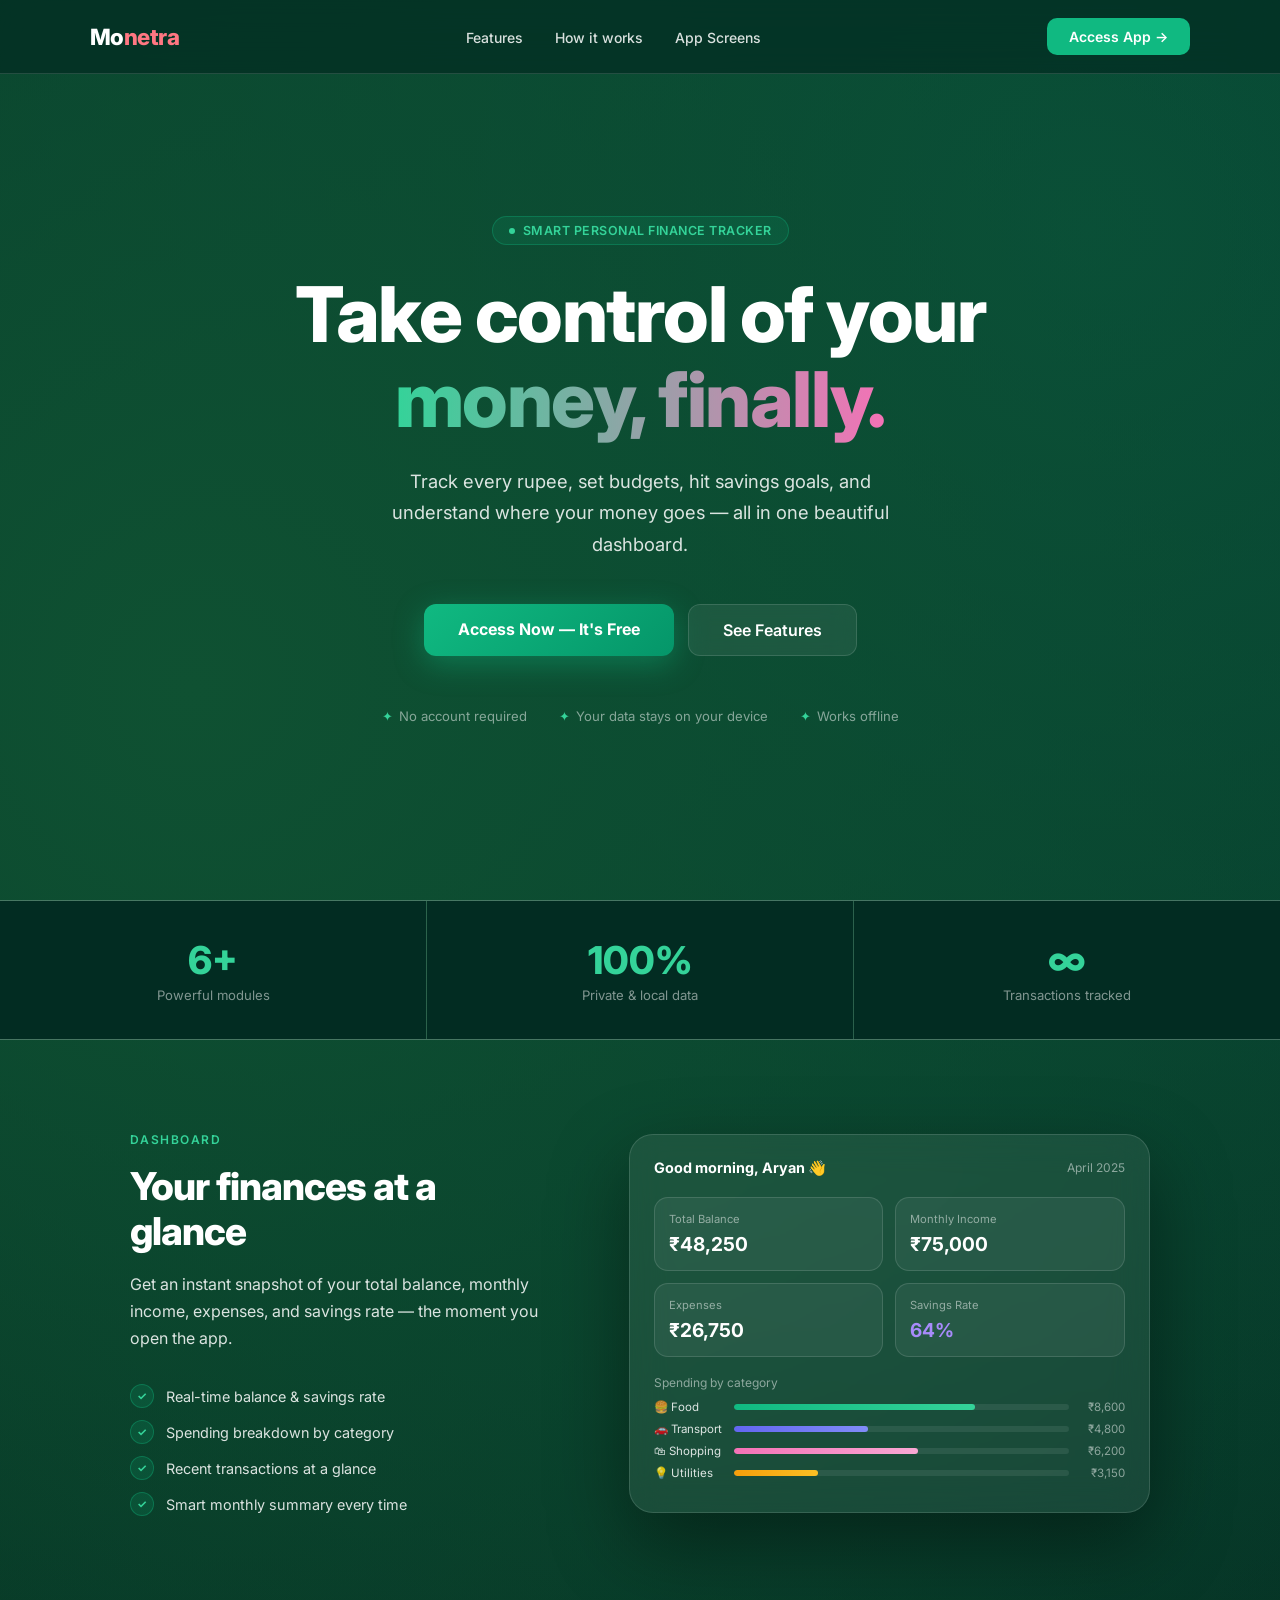
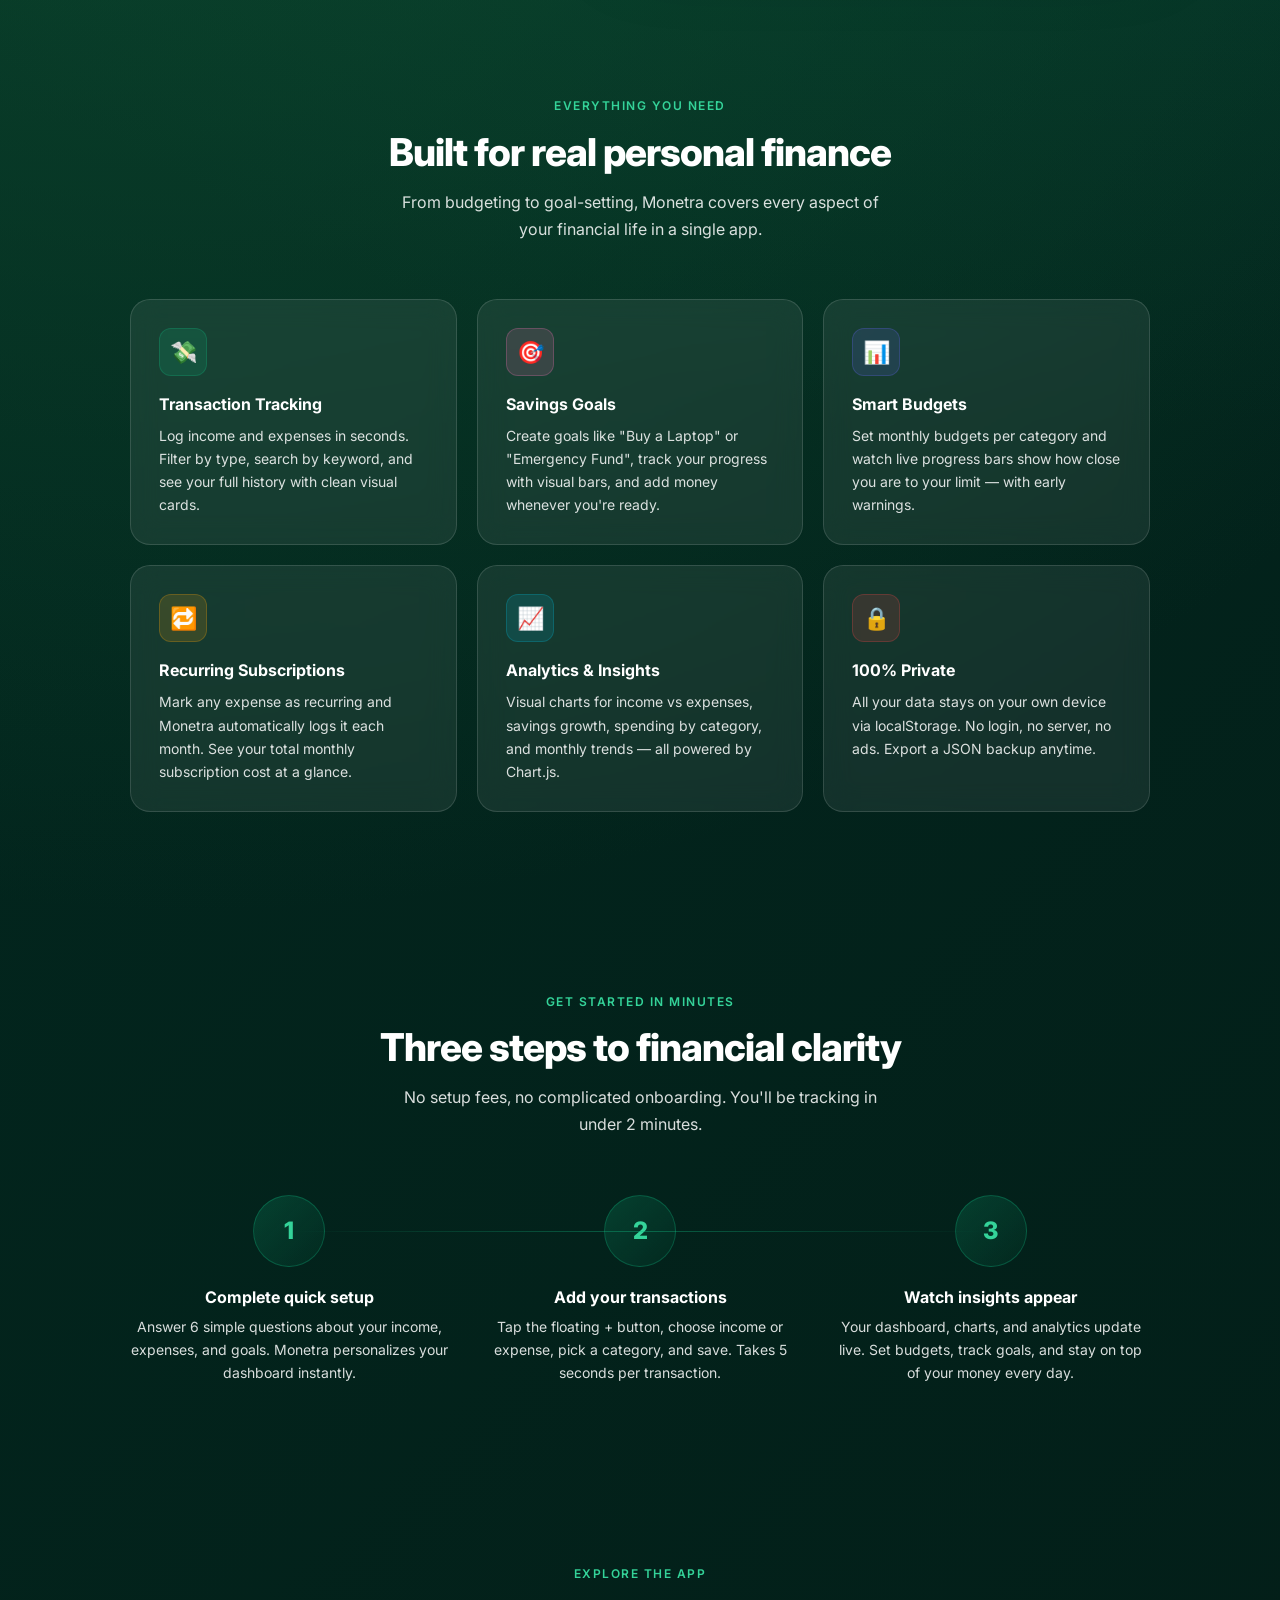
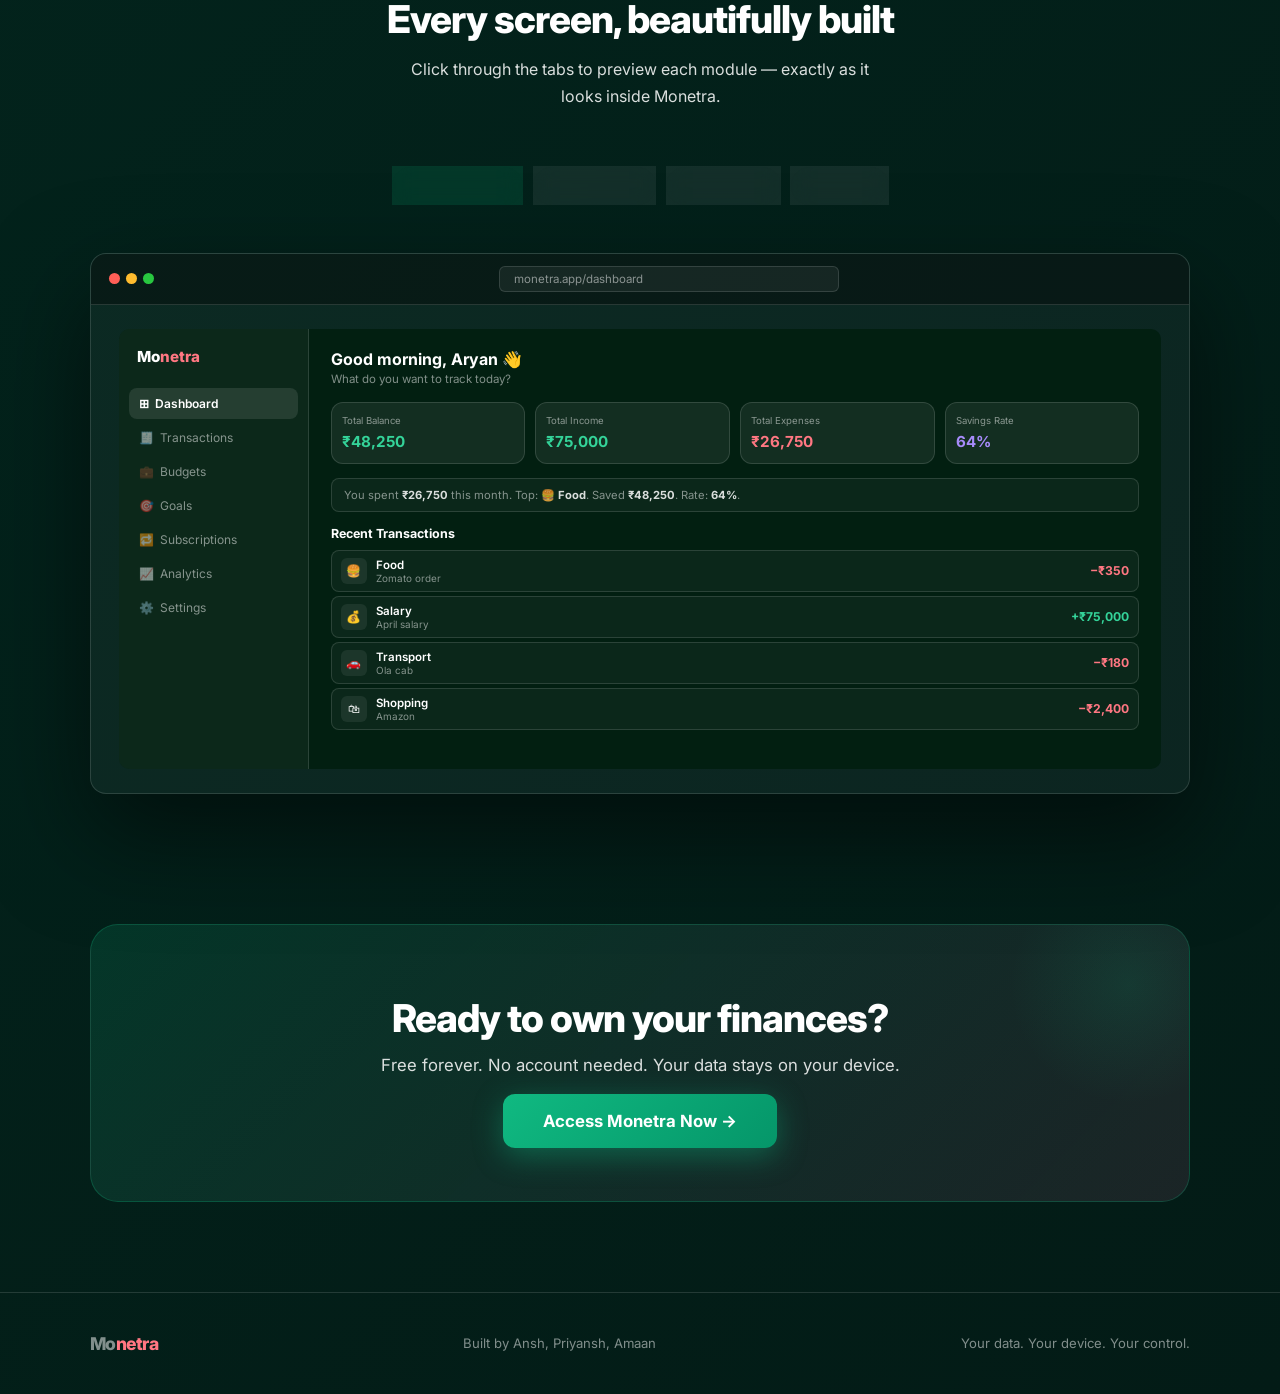
<file: index.html>
<!DOCTYPE html>
<html lang="en">
<head>
<meta charset="UTF-8">
<meta name="viewport" content="width=device-width, initial-scale=1.0">
<title>Monetra — Smart Personal Finance</title>
<link rel="preconnect" href="https://fonts.googleapis.com">
<link href="https://fonts.googleapis.com/css2?family=Inter:wght@400;500;600;700;800&display=swap" rel="stylesheet">
<link rel="stylesheet" href="https://fonts.googleapis.com/css2?family=Material+Symbols+Sharp"/>
<style>
  *{margin:0;padding:0;box-sizing:border-box;font-family:'Inter',sans-serif;}
  :root{
    --green:#10b981;--green-dark:#059669;--danger:#ff7782;--success:#41f1b6;
    --bg:#022c22;--card:rgba(255,255,255,0.07);--border:rgba(255,255,255,0.13);
    --text:rgba(255,255,255,0.85);--muted:rgba(255,255,255,0.5);
  }
  html{scroll-behavior:smooth;}
  body{
    background:radial-gradient(circle at 15% 15%,#0f5132 0%,transparent 45%),
      radial-gradient(circle at 85% 5%,#064e3b 0%,transparent 40%),
      linear-gradient(135deg,#022c22,#031b16);
    color:white;min-height:100vh;overflow-x:hidden;
  }

  /* NAV */
  nav{position:fixed;top:0;left:0;right:0;display:flex;align-items:center;justify-content:space-between;
    padding:18px 7%;background:rgba(2,44,34,0.7);backdrop-filter:blur(20px);
    border-bottom:1px solid var(--border);z-index:100;}
  .logo{font-size:1.4rem;font-weight:800;letter-spacing:-0.5px;}
  .logo span{color:var(--danger);}
  nav ul{list-style:none;display:flex;gap:32px;}
  nav ul a{color:var(--text);text-decoration:none;font-size:.875rem;font-weight:500;transition:.2s;}
  nav ul a:hover{color:white;}
  .nav-cta{background:var(--green);color:white;border:none;padding:10px 22px;border-radius:10px;
    font-size:.875rem;font-weight:600;cursor:pointer;transition:.25s;text-decoration:none;}
  .nav-cta:hover{background:var(--green-dark);transform:translateY(-1px);}

  /* HERO */
  .hero{min-height:100vh;display:flex;flex-direction:column;align-items:center;justify-content:center;
    text-align:center;padding:120px 7% 80px;}
  .hero-badge{display:inline-flex;align-items:center;gap:8px;background:rgba(16,185,129,0.12);
    border:1px solid rgba(16,185,129,0.3);padding:6px 16px;border-radius:999px;
    font-size:.78rem;font-weight:600;color:#34d399;margin-bottom:28px;letter-spacing:.5px;text-transform:uppercase;}
  .hero-badge span{width:6px;height:6px;background:#34d399;border-radius:50%;display:inline-block;animation:pulse 2s infinite;}
  @keyframes pulse{0%,100%{opacity:1;}50%{opacity:.4;}}
  .hero h1{font-size:clamp(2.8rem,6vw,5rem);font-weight:800;line-height:1.1;letter-spacing:-1.5px;
    margin-bottom:24px;max-width:820px;}
  .hero h1 .accent{background:linear-gradient(90deg,#34d399,#f472b6);-webkit-background-clip:text;
    -webkit-text-fill-color:transparent;background-clip:text;}
  .hero p{font-size:1.15rem;color:var(--text);max-width:560px;line-height:1.7;margin-bottom:44px;}
  .hero-btns{display:flex;gap:14px;justify-content:center;flex-wrap:wrap;}
  .btn-primary{background:linear-gradient(135deg,#10b981,#059669);color:white;border:none;
    padding:15px 34px;border-radius:12px;font-size:1rem;font-weight:700;cursor:pointer;transition:.25s;
    text-decoration:none;box-shadow:0 8px 30px rgba(16,185,129,.4);}
  .btn-primary:hover{transform:translateY(-3px);box-shadow:0 14px 40px rgba(16,185,129,.5);}
  .btn-secondary{background:var(--card);color:white;border:1px solid var(--border);
    padding:15px 34px;border-radius:12px;font-size:1rem;font-weight:600;cursor:pointer;
    transition:.25s;text-decoration:none;backdrop-filter:blur(10px);}
  .btn-secondary:hover{background:rgba(255,255,255,0.12);transform:translateY(-2px);}
  .hero-meta{display:flex;gap:32px;margin-top:52px;color:var(--muted);font-size:.82rem;
    align-items:center;justify-content:center;flex-wrap:wrap;}
  .hero-meta span{display:flex;align-items:center;gap:6px;}
  .hero-meta .dot{color:#34d399;}

  /* STATS BAR */
  .stats-bar{display:grid;grid-template-columns:repeat(3,1fr);gap:1px;background:var(--border);
    border-top:1px solid var(--border);border-bottom:1px solid var(--border);}
  .stat-item{background:#022c22;padding:36px 20px;text-align:center;}
  .stat-item h2{font-size:2.4rem;font-weight:800;color:#34d399;}
  .stat-item p{font-size:.82rem;color:var(--muted);margin-top:4px;}

  /* MOCK DASHBOARD PREVIEW */
  .dashboard-preview{padding:90px 7%;display:flex;align-items:center;gap:70px;max-width:1200px;margin:0 auto;}
  .preview-text{flex:1;}
  .preview-text .section-label{font-size:.75rem;text-transform:uppercase;letter-spacing:1.5px;color:#34d399;font-weight:600;margin-bottom:14px;}
  .preview-text h2{font-size:2.4rem;font-weight:800;line-height:1.15;letter-spacing:-1px;margin-bottom:18px;}
  .preview-text p{color:var(--text);line-height:1.7;margin-bottom:32px;font-size:1rem;}
  .check-list{list-style:none;display:flex;flex-direction:column;gap:12px;}
  .check-list li{display:flex;align-items:center;gap:12px;color:var(--text);font-size:.9rem;}
  .check-list li::before{content:"✓";width:22px;height:22px;background:rgba(16,185,129,0.15);
    border:1px solid rgba(16,185,129,0.35);border-radius:50%;display:flex;align-items:center;
    justify-content:center;color:#34d399;font-size:.7rem;font-weight:700;flex-shrink:0;}
  .mock-ui{flex:1.1;background:var(--card);backdrop-filter:blur(18px);border:1px solid var(--border);
    border-radius:24px;padding:24px;box-shadow:0 30px 80px rgba(0,0,0,0.4);}
  .mock-header{display:flex;justify-content:space-between;align-items:center;margin-bottom:20px;}
  .mock-header h3{font-size:.9rem;font-weight:700;}
  .mock-header span{font-size:.75rem;color:var(--muted);}
  .mock-cards{display:grid;grid-template-columns:1fr 1fr;gap:12px;margin-bottom:18px;}
  .mock-card{background:rgba(255,255,255,0.06);border:1px solid var(--border);border-radius:14px;padding:14px;}
  .mock-card .label{font-size:.7rem;color:var(--muted);margin-bottom:6px;}
  .mock-card .value{font-size:1.2rem;font-weight:700;}
  .mock-card.green .value{color:#34d399;}
  .mock-card.red .value{color:var(--danger);}
  .mock-bar-title{font-size:.75rem;color:var(--muted);margin-bottom:10px;}
  .mock-bar-row{display:flex;align-items:center;gap:10px;margin-bottom:8px;}
  .mock-bar-label{font-size:.72rem;width:70px;color:var(--text);flex-shrink:0;}
  .mock-bar-track{flex:1;height:6px;background:rgba(255,255,255,0.08);border-radius:99px;overflow:hidden;}
  .mock-bar-fill{height:100%;border-radius:99px;}
  .mock-bar-amount{font-size:.72rem;color:var(--muted);width:46px;text-align:right;flex-shrink:0;}

  /* FEATURES */
  .features{padding:90px 7%;max-width:1200px;margin:0 auto;}
  .section-header{text-align:center;margin-bottom:56px;}
  .section-header .section-label{font-size:.75rem;text-transform:uppercase;letter-spacing:1.5px;color:#34d399;font-weight:600;margin-bottom:12px;}
  .section-header h2{font-size:2.4rem;font-weight:800;letter-spacing:-1px;margin-bottom:14px;}
  .section-header p{color:var(--text);max-width:500px;margin:0 auto;line-height:1.7;}
  .features-grid{display:grid;grid-template-columns:repeat(3,1fr);gap:20px;}
  .feature-card{background:var(--card);border:1px solid var(--border);border-radius:20px;padding:28px;
    transition:.25s;backdrop-filter:blur(14px);}
  .feature-card:hover{transform:translateY(-6px);box-shadow:0 20px 50px rgba(0,0,0,.3);}
  .feature-icon{width:48px;height:48px;border-radius:12px;display:flex;align-items:center;
    justify-content:center;font-size:22px;margin-bottom:18px;}
  .feature-icon.green{background:rgba(16,185,129,0.15);border:1px solid rgba(16,185,129,0.25);}
  .feature-icon.pink{background:rgba(244,114,182,0.15);border:1px solid rgba(244,114,182,0.25);}
  .feature-icon.blue{background:rgba(99,102,241,0.15);border:1px solid rgba(99,102,241,0.25);}
  .feature-icon.amber{background:rgba(245,158,11,0.15);border:1px solid rgba(245,158,11,0.25);}
  .feature-icon.teal{background:rgba(6,182,212,0.15);border:1px solid rgba(6,182,212,0.25);}
  .feature-icon.red{background:rgba(239,68,68,0.15);border:1px solid rgba(239,68,68,0.25);}
  .feature-card h3{font-size:1rem;font-weight:700;margin-bottom:10px;}
  .feature-card p{font-size:.875rem;color:var(--text);line-height:1.65;}

  /* HOW IT WORKS */
  .how{padding:90px 7%;max-width:1200px;margin:0 auto;}
  .steps{display:grid;grid-template-columns:repeat(3,1fr);gap:32px;margin-top:56px;position:relative;}
  .steps::before{content:"";position:absolute;top:36px;left:16%;right:16%;height:1px;
    background:linear-gradient(90deg,transparent,rgba(16,185,129,.4),transparent);}
  .step{text-align:center;}
  .step-num{width:72px;height:72px;border-radius:50%;
    background:linear-gradient(135deg,rgba(16,185,129,.2),rgba(16,185,129,.05));
    border:1px solid rgba(16,185,129,.3);display:flex;align-items:center;justify-content:center;
    font-size:1.5rem;font-weight:800;color:#34d399;margin:0 auto 20px;}
  .step h3{font-size:1rem;font-weight:700;margin-bottom:8px;}
  .step p{font-size:.875rem;color:var(--text);line-height:1.65;}

  /* ── APP SCREENS SHOWCASE ── */
  .screens-section{padding:90px 7%;max-width:1300px;margin:0 auto;}

  .screen-tabs{display:flex;justify-content:center;gap:10px;margin-bottom:48px;flex-wrap:wrap;}
  .screen-tab{display:flex;align-items:center;gap:8px;padding:10px 22px;border-radius:999px;
    border:1px solid var(--border);background:var(--card);color:var(--muted);
    font-size:.85rem;font-weight:600;cursor:pointer;transition:all .25s ease;backdrop-filter:blur(10px);}
  .screen-tab:hover{color:white;border-color:rgba(255,255,255,0.25);}
  .screen-tab.active{background:rgba(16,185,129,0.15);border-color:rgba(16,185,129,0.5);color:#34d399;}
  .screen-tab .tab-dot{width:7px;height:7px;border-radius:50%;background:currentColor;opacity:.6;}
  .screen-tab.active .tab-dot{opacity:1;}

  .screen-panel{display:none;animation:fadeUp .35s ease;}
  .screen-panel.active{display:block;}
  @keyframes fadeUp{from{opacity:0;transform:translateY(14px);}to{opacity:1;transform:translateY(0);}}

  /* Browser chrome */
  .browser-frame{background:rgba(255,255,255,0.04);border:1px solid var(--border);
    border-radius:16px;overflow:hidden;box-shadow:0 40px 100px rgba(0,0,0,0.5);}
  .browser-bar{display:flex;align-items:center;gap:12px;padding:12px 18px;
    background:rgba(0,0,0,0.35);border-bottom:1px solid var(--border);}
  .b-dots{display:flex;gap:6px;}
  .b-dots span{width:11px;height:11px;border-radius:50%;}
  .b-dots span:nth-child(1){background:#ff5f57;}
  .b-dots span:nth-child(2){background:#febc2e;}
  .b-dots span:nth-child(3){background:#28c840;}
  .b-url{flex:1;background:rgba(255,255,255,0.06);border:1px solid var(--border);border-radius:6px;
    padding:5px 14px;font-size:.72rem;color:var(--muted);max-width:340px;margin:0 auto;}
  .browser-body{padding:24px 28px;}

  /* App shell */
  .app-shell{display:grid;grid-template-columns:190px 1fr;min-height:440px;
    border-radius:10px;overflow:hidden;background:rgba(2,30,16,0.9);}
  .a-sidebar{background:rgba(255,255,255,0.04);border-right:1px solid var(--border);padding:18px 10px;}
  .a-logo{font-size:.95rem;font-weight:800;padding:0 8px;margin-bottom:22px;}
  .a-logo span{color:var(--danger);}
  .a-nav a{display:flex;align-items:center;gap:8px;padding:8px 10px;border-radius:8px;
    font-size:.75rem;color:var(--muted);text-decoration:none;margin-bottom:3px;cursor:default;}
  .a-nav a.on{background:rgba(255,255,255,0.1);color:white;font-weight:600;}
  .a-main{padding:20px 22px;min-width:0;}

  /* Dashboard content */
  .d-greet{font-size:1rem;font-weight:700;margin-bottom:3px;}
  .d-sub{font-size:.72rem;color:var(--muted);margin-bottom:16px;}
  .d-cards{display:grid;grid-template-columns:repeat(4,1fr);gap:10px;margin-bottom:14px;}
  .d-card{background:rgba(255,255,255,0.07);border:1px solid var(--border);border-radius:12px;padding:12px 10px;}
  .d-card small{font-size:.6rem;color:var(--muted);display:block;margin-bottom:5px;}
  .d-card b{font-size:.95rem;font-weight:700;}
  .d-card.cg b{color:#34d399;} .d-card.cr b{color:var(--danger);} .d-card.cp b{color:#a78bfa;}
  .d-sum{background:rgba(255,255,255,0.04);border:1px solid var(--border);border-radius:8px;
    padding:9px 12px;font-size:.7rem;color:var(--muted);margin-bottom:14px;}
  .d-sum b{color:var(--text);}
  .d-th{font-size:.78rem;font-weight:700;margin-bottom:9px;}
  .d-row{display:flex;align-items:center;justify-content:space-between;padding:7px 9px;
    border-radius:8px;margin-bottom:4px;background:rgba(255,255,255,0.04);border:1px solid var(--border);}
  .d-left{display:flex;align-items:center;gap:9px;}
  .d-ico{width:26px;height:26px;border-radius:6px;background:rgba(255,255,255,0.07);
    display:flex;align-items:center;justify-content:center;font-size:12px;}
  .d-cat{font-weight:600;font-size:.72rem;}
  .d-desc{font-size:.62rem;color:var(--muted);}
  .d-amt{font-weight:700;font-size:.76rem;}
  .pos{color:#34d399;} .neg{color:var(--danger);}

  /* Analytics content */
  .an-kpi{display:grid;grid-template-columns:repeat(4,1fr);gap:10px;margin-bottom:16px;}
  .an-k{background:rgba(255,255,255,0.07);border:1px solid var(--border);border-radius:12px;padding:12px;}
  .an-k small{font-size:.6rem;color:var(--muted);display:block;margin-bottom:5px;}
  .an-k b{font-size:1rem;font-weight:700;display:block;margin-bottom:2px;}
  .an-k span{font-size:.62rem;color:var(--muted);}
  .an-charts{display:grid;grid-template-columns:1fr 1fr;gap:14px;}
  .an-c{background:rgba(255,255,255,0.05);border:1px solid var(--border);border-radius:10px;padding:14px;}
  .an-c h4{font-size:.75rem;font-weight:700;margin-bottom:12px;}
  .bar-svg{width:100%;height:80px;}
  .donut-wrap{display:flex;align-items:center;gap:14px;}
  .donut-svg{width:84px;height:84px;flex-shrink:0;}
  .d-leg{display:flex;flex-direction:column;gap:5px;font-size:.65rem;}
  .d-leg li{display:flex;align-items:center;gap:5px;list-style:none;}
  .d-leg li i{width:8px;height:8px;border-radius:2px;flex-shrink:0;}

  /* Budgets content */
  .bu-hd{display:flex;justify-content:space-between;align-items:center;margin-bottom:16px;}
  .bu-hd h2{font-size:1rem;font-weight:700;}
  .add-btn-sm{background:linear-gradient(135deg,#10b981,#059669);color:white;border:none;
    padding:6px 14px;border-radius:7px;font-size:.72rem;font-weight:600;cursor:default;}
  .bu-list{display:flex;flex-direction:column;gap:10px;}
  .bu-card{background:rgba(255,255,255,0.06);border:1px solid var(--border);border-radius:10px;padding:14px;}
  .bu-top{display:flex;justify-content:space-between;align-items:center;margin-bottom:7px;}
  .bu-cat{font-size:.82rem;font-weight:700;}
  .bu-tag{font-size:.62rem;font-weight:600;padding:2px 7px;border-radius:999px;}
  .bu-tag.warn{background:rgba(255,119,130,0.12);color:var(--danger);border:1px solid rgba(255,119,130,0.25);}
  .bu-tag.safe{background:rgba(16,185,129,0.12);color:#34d399;border:1px solid rgba(16,185,129,0.25);}
  .bu-track{height:7px;background:rgba(255,255,255,0.07);border-radius:99px;overflow:hidden;margin-bottom:5px;}
  .bu-fill{height:100%;border-radius:99px;}
  .bu-meta{display:flex;justify-content:space-between;font-size:.65rem;color:var(--muted);}

  /* Goals content */
  .go-hd{display:flex;justify-content:space-between;align-items:center;margin-bottom:16px;}
  .go-hd h2{font-size:1rem;font-weight:700;}
  .go-grid{display:grid;grid-template-columns:repeat(3,1fr);gap:12px;}
  .go-card{background:rgba(255,255,255,0.06);border:1px solid var(--border);border-radius:12px;padding:14px;}
  .go-top{display:flex;justify-content:space-between;align-items:flex-start;margin-bottom:10px;}
  .go-name{font-size:.8rem;font-weight:700;margin-bottom:2px;}
  .go-dt{font-size:.62rem;color:var(--muted);}
  .go-ico{font-size:18px;}
  .go-amts{display:flex;justify-content:space-between;font-size:.72rem;font-weight:700;margin-bottom:5px;}
  .go-tr{height:6px;background:rgba(255,255,255,0.07);border-radius:99px;overflow:hidden;margin-bottom:4px;}
  .go-fi{height:100%;border-radius:99px;}
  .go-pct{font-size:.62rem;color:var(--muted);}

  /* CTA */
  .cta-banner{margin:40px auto 90px;background:linear-gradient(135deg,rgba(16,185,129,0.15),rgba(244,114,182,0.1));
    border:1px solid rgba(16,185,129,0.25);border-radius:28px;padding:70px 60px;text-align:center;
    position:relative;overflow:hidden;max-width:1100px;}
  .cta-banner::before{content:"";position:absolute;top:-60px;right:-60px;width:240px;height:240px;
    border-radius:50%;background:radial-gradient(circle,rgba(16,185,129,.12),transparent 70%);pointer-events:none;}
  .cta-banner h2{font-size:2.4rem;font-weight:800;letter-spacing:-1px;margin-bottom:14px;}
  .cta-banner p{color:var(--text);margin-bottom:36px;font-size:1.05rem;}

  /* FOOTER */
  footer{border-top:1px solid var(--border);padding:40px 7%;display:flex;justify-content:space-between;
    align-items:center;color:var(--muted);font-size:.82rem;flex-wrap:wrap;gap:16px;}
  footer .logo{font-size:1.1rem;font-weight:800;}

  /* RESPONSIVE */
  @media(max-width:900px){
    .dashboard-preview{flex-direction:column;}
    .features-grid{grid-template-columns:1fr 1fr;}
    .steps{grid-template-columns:1fr;gap:40px;} .steps::before{display:none;}
    .stats-bar{grid-template-columns:1fr;} nav ul{display:none;}
    .app-shell{grid-template-columns:1fr;} .a-sidebar{display:none;}
    .d-cards{grid-template-columns:1fr 1fr;} .an-kpi{grid-template-columns:1fr 1fr;}
    .an-charts{grid-template-columns:1fr;} .go-grid{grid-template-columns:1fr 1fr;}
  }
  @media(max-width:600px){
    .features-grid{grid-template-columns:1fr;} .mock-cards{grid-template-columns:1fr 1fr;}
    .cta-banner{padding:50px 28px;} .hero h1{font-size:2.4rem;}
    .go-grid{grid-template-columns:1fr;} .an-kpi{grid-template-columns:1fr 1fr;}
    .browser-body{padding:14px 16px;}
  }
</style>
</head>
<body>

<!-- NAV -->
<nav>
  <div class="logo">Mo<span>netra</span></div>
  <ul>
    <li><a href="#features">Features</a></li>
    <li><a href="#how">How it works</a></li>
    <li><a href="#screens">App Screens</a></li>
  </ul>
  <a href="app.html" class="nav-cta">Access App →</a>
</nav>

<!-- HERO -->
<section class="hero">
  <div class="hero-badge"><span></span> Smart personal finance tracker</div>
  <h1>Take control of your <span class="accent">money, finally.</span></h1>
  <p>Track every rupee, set budgets, hit savings goals, and understand where your money goes — all in one beautiful dashboard.</p>
  <div class="hero-btns">
    <a href="app.html" class="btn-primary">Access Now — It's Free</a>
    <a href="#features" class="btn-secondary">See Features</a>
  </div>
  <div class="hero-meta">
    <span><span class="dot">✦</span> No account required</span>
    <span><span class="dot">✦</span> Your data stays on your device</span>
    <span><span class="dot">✦</span> Works offline</span>
  </div>
</section>

<!-- STATS -->
<div class="stats-bar">
  <div class="stat-item"><h2>6+</h2><p>Powerful modules</p></div>
  <div class="stat-item"><h2>100%</h2><p>Private & local data</p></div>
  <div class="stat-item"><h2>∞</h2><p>Transactions tracked</p></div>
</div>

<!-- PREVIEW -->
<div class="dashboard-preview" id="features">
  <div class="preview-text">
    <p class="section-label">Dashboard</p>
    <h2>Your finances at a glance</h2>
    <p>Get an instant snapshot of your total balance, monthly income, expenses, and savings rate — the moment you open the app.</p>
    <ul class="check-list">
      <li>Real-time balance & savings rate</li>
      <li>Spending breakdown by category</li>
      <li>Recent transactions at a glance</li>
      <li>Smart monthly summary every time</li>
    </ul>
  </div>
  <div class="mock-ui">
    <div class="mock-header"><h3>Good morning, Aryan 👋</h3><span>April 2025</span></div>
    <div class="mock-cards">
      <div class="mock-card"><div class="label">Total Balance</div><div class="value green">₹48,250</div></div>
      <div class="mock-card"><div class="label">Monthly Income</div><div class="value green">₹75,000</div></div>
      <div class="mock-card"><div class="label">Expenses</div><div class="value red">₹26,750</div></div>
      <div class="mock-card"><div class="label">Savings Rate</div><div class="value" style="color:#a78bfa;">64%</div></div>
    </div>
    <div class="mock-bar-title">Spending by category</div>
    <div class="mock-bar-row"><div class="mock-bar-label">🍔 Food</div><div class="mock-bar-track"><div class="mock-bar-fill" style="width:72%;background:linear-gradient(90deg,#10b981,#34d399);"></div></div><div class="mock-bar-amount">₹8,600</div></div>
    <div class="mock-bar-row"><div class="mock-bar-label">🚗 Transport</div><div class="mock-bar-track"><div class="mock-bar-fill" style="width:40%;background:linear-gradient(90deg,#6366f1,#818cf8);"></div></div><div class="mock-bar-amount">₹4,800</div></div>
    <div class="mock-bar-row"><div class="mock-bar-label">🛍 Shopping</div><div class="mock-bar-track"><div class="mock-bar-fill" style="width:55%;background:linear-gradient(90deg,#f472b6,#f9a8d4);"></div></div><div class="mock-bar-amount">₹6,200</div></div>
    <div class="mock-bar-row"><div class="mock-bar-label">💡 Utilities</div><div class="mock-bar-track"><div class="mock-bar-fill" style="width:25%;background:linear-gradient(90deg,#f59e0b,#fbbf24);"></div></div><div class="mock-bar-amount">₹3,150</div></div>
  </div>
</div>

<!-- FEATURES -->
<section class="features">
  <div class="section-header">
    <p class="section-label">Everything you need</p>
    <h2>Built for real personal finance</h2>
    <p>From budgeting to goal-setting, Monetra covers every aspect of your financial life in a single app.</p>
  </div>
  <div class="features-grid">
    <div class="feature-card"><div class="feature-icon green">💸</div><h3>Transaction Tracking</h3><p>Log income and expenses in seconds. Filter by type, search by keyword, and see your full history with clean visual cards.</p></div>
    <div class="feature-card"><div class="feature-icon pink">🎯</div><h3>Savings Goals</h3><p>Create goals like "Buy a Laptop" or "Emergency Fund", track your progress with visual bars, and add money whenever you're ready.</p></div>
    <div class="feature-card"><div class="feature-icon blue">📊</div><h3>Smart Budgets</h3><p>Set monthly budgets per category and watch live progress bars show how close you are to your limit — with early warnings.</p></div>
    <div class="feature-card"><div class="feature-icon amber">🔁</div><h3>Recurring Subscriptions</h3><p>Mark any expense as recurring and Monetra automatically logs it each month. See your total monthly subscription cost at a glance.</p></div>
    <div class="feature-card"><div class="feature-icon teal">📈</div><h3>Analytics & Insights</h3><p>Visual charts for income vs expenses, savings growth, spending by category, and monthly trends — all powered by Chart.js.</p></div>
    <div class="feature-card"><div class="feature-icon red">🔒</div><h3>100% Private</h3><p>All your data stays on your own device via localStorage. No login, no server, no ads. Export a JSON backup anytime.</p></div>
  </div>
</section>

<!-- HOW IT WORKS -->
<section class="how" id="how">
  <div class="section-header">
    <p class="section-label">Get started in minutes</p>
    <h2>Three steps to financial clarity</h2>
    <p>No setup fees, no complicated onboarding. You'll be tracking in under 2 minutes.</p>
  </div>
  <div class="steps">
    <div class="step"><div class="step-num">1</div><h3>Complete quick setup</h3><p>Answer 6 simple questions about your income, expenses, and goals. Monetra personalizes your dashboard instantly.</p></div>
    <div class="step"><div class="step-num">2</div><h3>Add your transactions</h3><p>Tap the floating + button, choose income or expense, pick a category, and save. Takes 5 seconds per transaction.</p></div>
    <div class="step"><div class="step-num">3</div><h3>Watch insights appear</h3><p>Your dashboard, charts, and analytics update live. Set budgets, track goals, and stay on top of your money every day.</p></div>
  </div>
</section>

<!-- ═══════════════════════════════════════════════
     APP SCREENS SHOWCASE
═══════════════════════════════════════════════ -->
<section class="screens-section" id="screens">
  <div class="section-header">
    <p class="section-label">Explore the app</p>
    <h2>Every screen, beautifully built</h2>
    <p>Click through the tabs to preview each module — exactly as it looks inside Monetra.</p>
  </div>

  <div class="screen-tabs">
    <button class="screen-tab active" onclick="showScreen('dash',this)"><span class="tab-dot"></span> Dashboard</button>
    <button class="screen-tab" onclick="showScreen('analytics',this)"><span class="tab-dot"></span> Analytics</button>
    <button class="screen-tab" onclick="showScreen('budgets',this)"><span class="tab-dot"></span> Budgets</button>
    <button class="screen-tab" onclick="showScreen('goals',this)"><span class="tab-dot"></span> Goals</button>
  </div>

  <div class="browser-frame">
    <div class="browser-bar">
      <div class="b-dots"><span></span><span></span><span></span></div>
      <div class="b-url" id="bUrl">monetra.app/dashboard</div>
    </div>
    <div class="browser-body">

      <!-- DASHBOARD -->
      <div class="screen-panel active" id="p-dash">
        <div class="app-shell">
          <div class="a-sidebar">
            <div class="a-logo">Mo<span>netra</span></div>
            <div class="a-nav">
              <a class="on">⊞&nbsp; Dashboard</a>
              <a>🧾&nbsp; Transactions</a>
              <a>💼&nbsp; Budgets</a>
              <a>🎯&nbsp; Goals</a>
              <a>🔁&nbsp; Subscriptions</a>
              <a>📈&nbsp; Analytics</a>
              <a>⚙️&nbsp; Settings</a>
            </div>
          </div>
          <div class="a-main">
            <div class="d-greet">Good morning, Aryan 👋</div>
            <div class="d-sub">What do you want to track today?</div>
            <div class="d-cards">
              <div class="d-card cg"><small>Total Balance</small><b>₹48,250</b></div>
              <div class="d-card cg"><small>Total Income</small><b>₹75,000</b></div>
              <div class="d-card cr"><small>Total Expenses</small><b>₹26,750</b></div>
              <div class="d-card cp"><small>Savings Rate</small><b>64%</b></div>
            </div>
            <div class="d-sum">You spent <b>₹26,750</b> this month. Top: <b>🍔 Food</b>. Saved <b>₹48,250</b>. Rate: <b>64%</b>.</div>
            <div class="d-th">Recent Transactions</div>
            <div class="d-row"><div class="d-left"><div class="d-ico">🍔</div><div><div class="d-cat">Food</div><div class="d-desc">Zomato order</div></div></div><div class="d-amt neg">−₹350</div></div>
            <div class="d-row"><div class="d-left"><div class="d-ico">💰</div><div><div class="d-cat">Salary</div><div class="d-desc">April salary</div></div></div><div class="d-amt pos">+₹75,000</div></div>
            <div class="d-row"><div class="d-left"><div class="d-ico">🚗</div><div><div class="d-cat">Transport</div><div class="d-desc">Ola cab</div></div></div><div class="d-amt neg">−₹180</div></div>
            <div class="d-row"><div class="d-left"><div class="d-ico">🛍</div><div><div class="d-cat">Shopping</div><div class="d-desc">Amazon</div></div></div><div class="d-amt neg">−₹2,400</div></div>
          </div>
        </div>
      </div>

      <!-- ANALYTICS -->
      <div class="screen-panel" id="p-analytics">
        <div class="app-shell">
          <div class="a-sidebar">
            <div class="a-logo">Mo<span>netra</span></div>
            <div class="a-nav">
              <a>⊞&nbsp; Dashboard</a><a>🧾&nbsp; Transactions</a><a>💼&nbsp; Budgets</a>
              <a>🎯&nbsp; Goals</a><a>🔁&nbsp; Subscriptions</a><a class="on">📈&nbsp; Analytics</a><a>⚙️&nbsp; Settings</a>
            </div>
          </div>
          <div class="a-main">
            <div class="d-greet" style="margin-bottom:14px">Analytics</div>
            <div class="an-kpi">
              <div class="an-k"><small>Top Spending</small><b>🍔 Food</b><span>₹8,600</span></div>
              <div class="an-k"><small>Savings Rate</small><b style="color:#34d399">64%</b><span>This month</span></div>
              <div class="an-k"><small>Savings Health</small><b style="color:#a78bfa">Excellent</b><span>Rate &gt;40%</span></div>
              <div class="an-k"><small>Goal Forecast</small><b style="color:#f472b6">3 months</b><span>To MacBook</span></div>
            </div>
            <div class="an-charts">
              <div class="an-c">
                <h4>Income vs Expenses</h4>
                <svg class="bar-svg" viewBox="0 0 280 80" preserveAspectRatio="none">
                  <line x1="0" y1="10" x2="280" y2="10" stroke="rgba(255,255,255,0.05)" stroke-width="1"/>
                  <line x1="0" y1="40" x2="280" y2="40" stroke="rgba(255,255,255,0.05)" stroke-width="1"/>
                  <line x1="0" y1="65" x2="280" y2="65" stroke="rgba(255,255,255,0.05)" stroke-width="1"/>
                  <rect x="12"  y="14" width="20" height="51" rx="3" fill="#10b981" opacity=".9"/>
                  <rect x="36"  y="38" width="20" height="27" rx="3" fill="#ff7782" opacity=".9"/>
                  <rect x="68"  y="18" width="20" height="47" rx="3" fill="#10b981" opacity=".9"/>
                  <rect x="92"  y="40" width="20" height="25" rx="3" fill="#ff7782" opacity=".9"/>
                  <rect x="124" y="10" width="20" height="55" rx="3" fill="#10b981" opacity=".9"/>
                  <rect x="148" y="34" width="20" height="31" rx="3" fill="#ff7782" opacity=".9"/>
                  <rect x="180" y="16" width="20" height="49" rx="3" fill="#10b981" opacity=".9"/>
                  <rect x="204" y="42" width="20" height="23" rx="3" fill="#ff7782" opacity=".9"/>
                  <rect x="236" y="8"  width="20" height="57" rx="3" fill="#10b981" opacity=".9"/>
                  <rect x="260" y="30" width="20" height="35" rx="3" fill="#ff7782" opacity=".9"/>
                  <text x="22"  y="76" font-size="6" fill="rgba(255,255,255,0.35)" text-anchor="middle">Jan</text>
                  <text x="78"  y="76" font-size="6" fill="rgba(255,255,255,0.35)" text-anchor="middle">Feb</text>
                  <text x="134" y="76" font-size="6" fill="rgba(255,255,255,0.35)" text-anchor="middle">Mar</text>
                  <text x="190" y="76" font-size="6" fill="rgba(255,255,255,0.35)" text-anchor="middle">Apr</text>
                  <text x="246" y="76" font-size="6" fill="rgba(255,255,255,0.35)" text-anchor="middle">May</text>
                </svg>
                <div style="display:flex;gap:12px;margin-top:5px;font-size:.62rem;color:var(--muted)">
                  <span style="display:flex;align-items:center;gap:4px"><i style="width:7px;height:7px;border-radius:2px;background:#10b981;display:inline-block"></i>Income</span>
                  <span style="display:flex;align-items:center;gap:4px"><i style="width:7px;height:7px;border-radius:2px;background:#ff7782;display:inline-block"></i>Expenses</span>
                </div>
              </div>
              <div class="an-c">
                <h4>Spending by Category</h4>
                <div class="donut-wrap">
                  <svg class="donut-svg" viewBox="0 0 100 100">
                    <circle cx="50" cy="50" r="35" fill="none" stroke="rgba(255,255,255,0.05)" stroke-width="16"/>
                    <circle cx="50" cy="50" r="35" fill="none" stroke="#10b981" stroke-width="16" stroke-dasharray="77 143" stroke-dashoffset="0" transform="rotate(-90 50 50)"/>
                    <circle cx="50" cy="50" r="35" fill="none" stroke="#6366f1" stroke-width="16" stroke-dasharray="44 176" stroke-dashoffset="-77" transform="rotate(-90 50 50)"/>
                    <circle cx="50" cy="50" r="35" fill="none" stroke="#f472b6" stroke-width="16" stroke-dasharray="55 165" stroke-dashoffset="-121" transform="rotate(-90 50 50)"/>
                    <circle cx="50" cy="50" r="35" fill="none" stroke="#f59e0b" stroke-width="16" stroke-dasharray="44 176" stroke-dashoffset="-176" transform="rotate(-90 50 50)"/>
                    <text x="50" y="46" text-anchor="middle" font-size="9" fill="white" font-weight="bold">₹26.7k</text>
                    <text x="50" y="56" text-anchor="middle" font-size="6" fill="rgba(255,255,255,0.45)">total</text>
                  </svg>
                  <ul class="d-leg">
                    <li><i style="background:#10b981"></i>Food — 35%</li>
                    <li><i style="background:#6366f1"></i>Transport — 20%</li>
                    <li><i style="background:#f472b6"></i>Shopping — 25%</li>
                    <li><i style="background:#f59e0b"></i>Other — 20%</li>
                  </ul>
                </div>
              </div>
            </div>
          </div>
        </div>
      </div>

      <!-- BUDGETS -->
      <div class="screen-panel" id="p-budgets">
        <div class="app-shell">
          <div class="a-sidebar">
            <div class="a-logo">Mo<span>netra</span></div>
            <div class="a-nav">
              <a>⊞&nbsp; Dashboard</a><a>🧾&nbsp; Transactions</a><a class="on">💼&nbsp; Budgets</a>
              <a>🎯&nbsp; Goals</a><a>🔁&nbsp; Subscriptions</a><a>📈&nbsp; Analytics</a><a>⚙️&nbsp; Settings</a>
            </div>
          </div>
          <div class="a-main">
            <div class="bu-hd"><h2>Budgets</h2><button class="add-btn-sm">+ Add Budget</button></div>
            <div class="bu-list">
              <div class="bu-card"><div class="bu-top"><span class="bu-cat">🍔 Food</span><span class="bu-tag warn">⚠ 86% used</span></div><div class="bu-track"><div class="bu-fill" style="width:86%;background:linear-gradient(90deg,#f59e0b,#fbbf24)"></div></div><div class="bu-meta"><span>₹8,600 spent</span><span>Limit ₹10,000</span></div></div>
              <div class="bu-card"><div class="bu-top"><span class="bu-cat">🚗 Transport</span><span class="bu-tag warn">⚠ 80% used</span></div><div class="bu-track"><div class="bu-fill" style="width:80%;background:linear-gradient(90deg,#f59e0b,#fbbf24)"></div></div><div class="bu-meta"><span>₹4,800 spent</span><span>Limit ₹6,000</span></div></div>
              <div class="bu-card"><div class="bu-top"><span class="bu-cat">🛍 Shopping</span><span class="bu-tag safe">✓ On track</span></div><div class="bu-track"><div class="bu-fill" style="width:40%;background:linear-gradient(90deg,#10b981,#34d399)"></div></div><div class="bu-meta"><span>₹3,200 spent</span><span>Limit ₹8,000</span></div></div>
              <div class="bu-card"><div class="bu-top"><span class="bu-cat">🏠 Rent</span><span class="bu-tag warn">⚠ 100% used</span></div><div class="bu-track"><div class="bu-fill" style="width:100%;background:linear-gradient(90deg,#ff7782,#f87171)"></div></div><div class="bu-meta"><span>₹15,000 spent</span><span>Limit ₹15,000</span></div></div>
              <div class="bu-card"><div class="bu-top"><span class="bu-cat">💊 Health</span><span class="bu-tag safe">✓ On track</span></div><div class="bu-track"><div class="bu-fill" style="width:24%;background:linear-gradient(90deg,#10b981,#34d399)"></div></div><div class="bu-meta"><span>₹1,200 spent</span><span>Limit ₹5,000</span></div></div>
            </div>
          </div>
        </div>
      </div>

      <!-- GOALS -->
      <div class="screen-panel" id="p-goals">
        <div class="app-shell">
          <div class="a-sidebar">
            <div class="a-logo">Mo<span>netra</span></div>
            <div class="a-nav">
              <a>⊞&nbsp; Dashboard</a><a>🧾&nbsp; Transactions</a><a>💼&nbsp; Budgets</a>
              <a class="on">🎯&nbsp; Goals</a><a>🔁&nbsp; Subscriptions</a><a>📈&nbsp; Analytics</a><a>⚙️&nbsp; Settings</a>
            </div>
          </div>
          <div class="a-main">
            <div class="go-hd"><h2>Savings Goals</h2><button class="add-btn-sm">+ New Goal</button></div>
            <div class="go-grid">
              <div class="go-card">
                <div class="go-top"><div><div class="go-name">Buy MacBook Pro</div><div class="go-dt">🗓 Dec 2025</div></div><div class="go-ico">💻</div></div>
                <div class="go-amts"><span style="color:#a78bfa">₹45,000</span><span style="color:var(--muted)">₹1,20,000</span></div>
                <div class="go-tr"><div class="go-fi" style="width:37%;background:linear-gradient(90deg,#6366f1,#a78bfa)"></div></div>
                <div class="go-pct">37% complete · ₹75,000 to go</div>
              </div>
              <div class="go-card">
                <div class="go-top"><div><div class="go-name">Emergency Fund</div><div class="go-dt">🗓 Jun 2025</div></div><div class="go-ico">🛡️</div></div>
                <div class="go-amts"><span style="color:#34d399">₹80,000</span><span style="color:var(--muted)">₹1,00,000</span></div>
                <div class="go-tr"><div class="go-fi" style="width:80%;background:linear-gradient(90deg,#10b981,#34d399)"></div></div>
                <div class="go-pct">80% complete · ₹20,000 to go</div>
              </div>
              <div class="go-card">
                <div class="go-top"><div><div class="go-name">Europe Trip</div><div class="go-dt">🗓 Mar 2026</div></div><div class="go-ico">✈️</div></div>
                <div class="go-amts"><span style="color:#f472b6">₹15,000</span><span style="color:var(--muted)">₹1,50,000</span></div>
                <div class="go-tr"><div class="go-fi" style="width:10%;background:linear-gradient(90deg,#f472b6,#f9a8d4)"></div></div>
                <div class="go-pct">10% complete · ₹1,35,000 to go</div>
              </div>
            </div>
          </div>
        </div>
      </div>

    </div>
  </div>
</section>

<!-- CTA -->
<section class="cta-banner">
  <h2>Ready to own your finances?</h2>
  <p>Free forever. No account needed. Your data stays on your device.</p>
  <a href="app.html" class="btn-primary" style="font-size:1.05rem;padding:17px 40px;">Access Monetra Now →</a>
</section>

<!-- FOOTER -->
<footer>
  <div class="logo">Mo<span style="color:var(--danger)">netra</span></div>
  <span>Built by Ansh, Priyansh, Amaan</span>
  <span>Your data. Your device. Your control.</span>
</footer>

<script>
  const urls = { dash:'monetra.app/dashboard', analytics:'monetra.app/analytics', budgets:'monetra.app/budgets', goals:'monetra.app/goals' };
  function showScreen(name, btn) {
    document.querySelectorAll('.screen-panel').forEach(p => p.classList.remove('active'));
    document.querySelectorAll('.screen-tab').forEach(t => t.classList.remove('active'));
    document.getElementById('p-' + name).classList.add('active');
    btn.classList.add('active');
    document.getElementById('bUrl').textContent = urls[name];
  }
</script>
</body>
</html>
</file>
